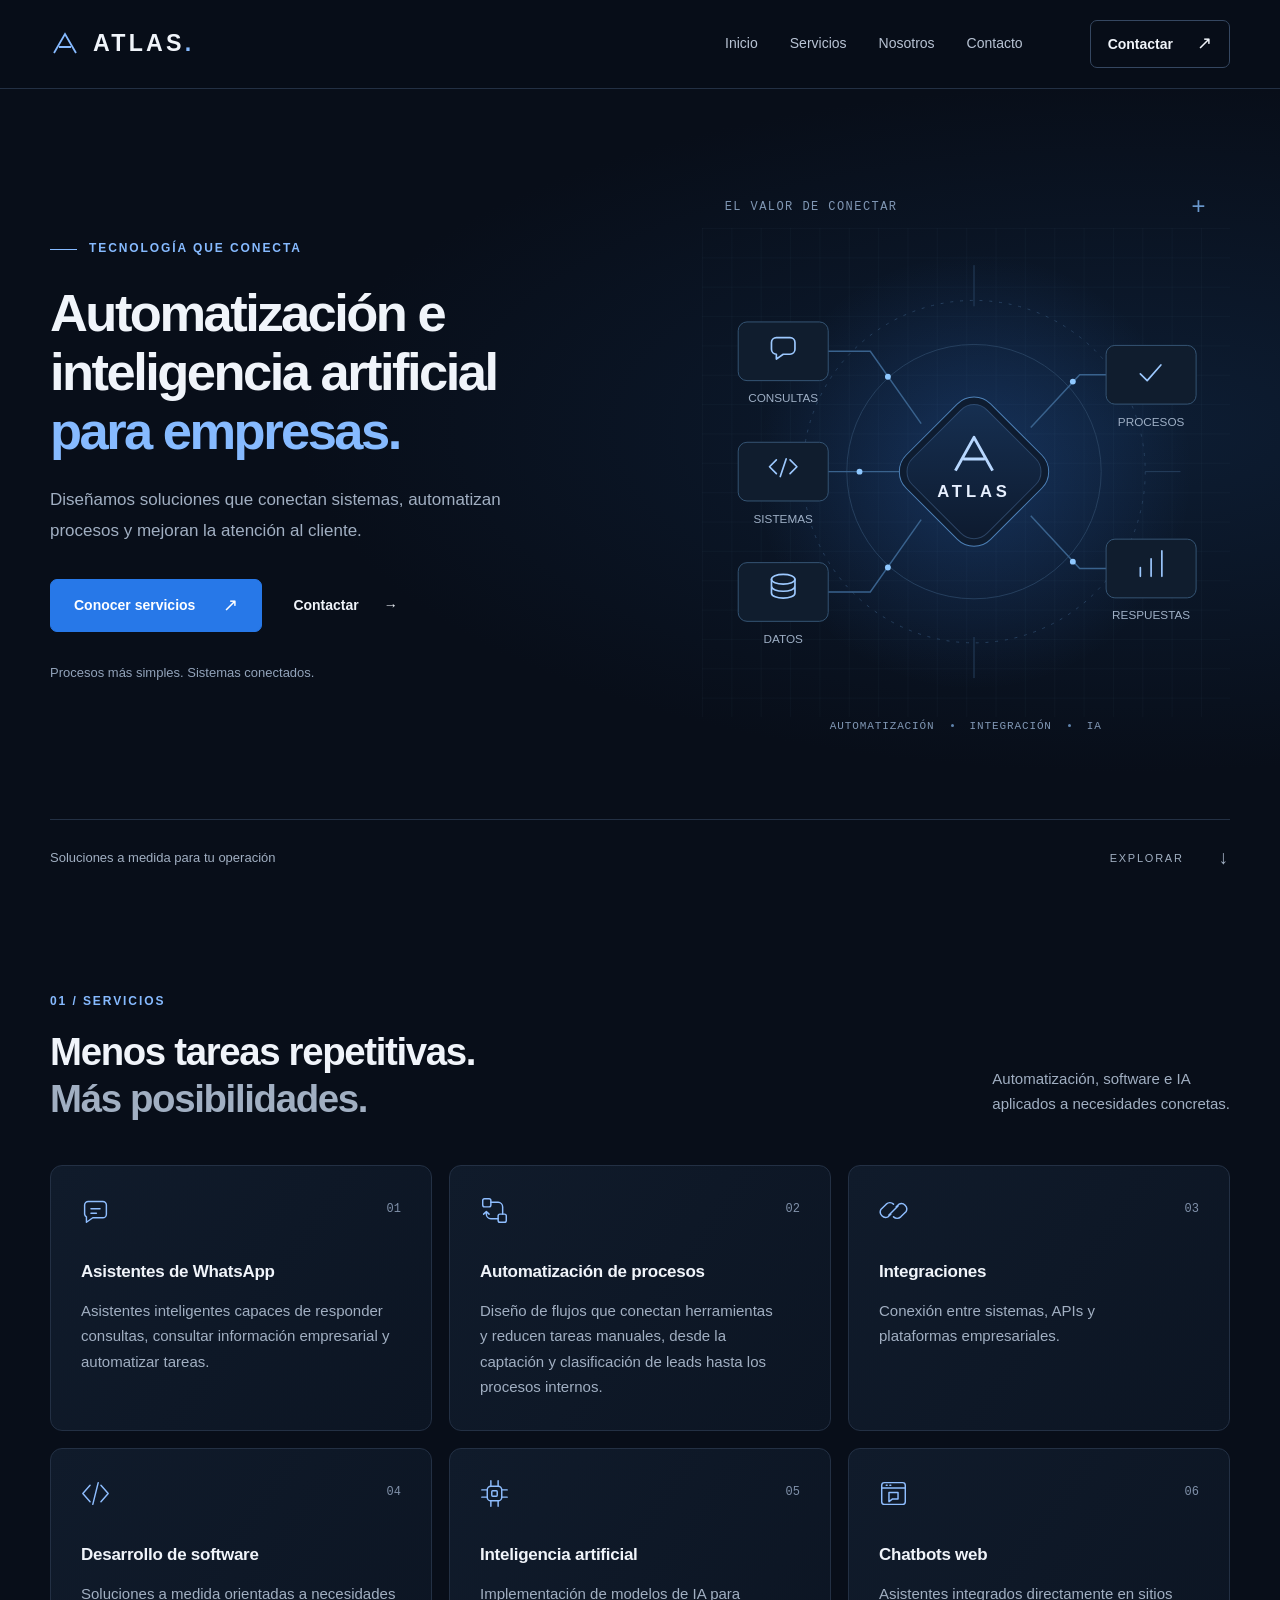
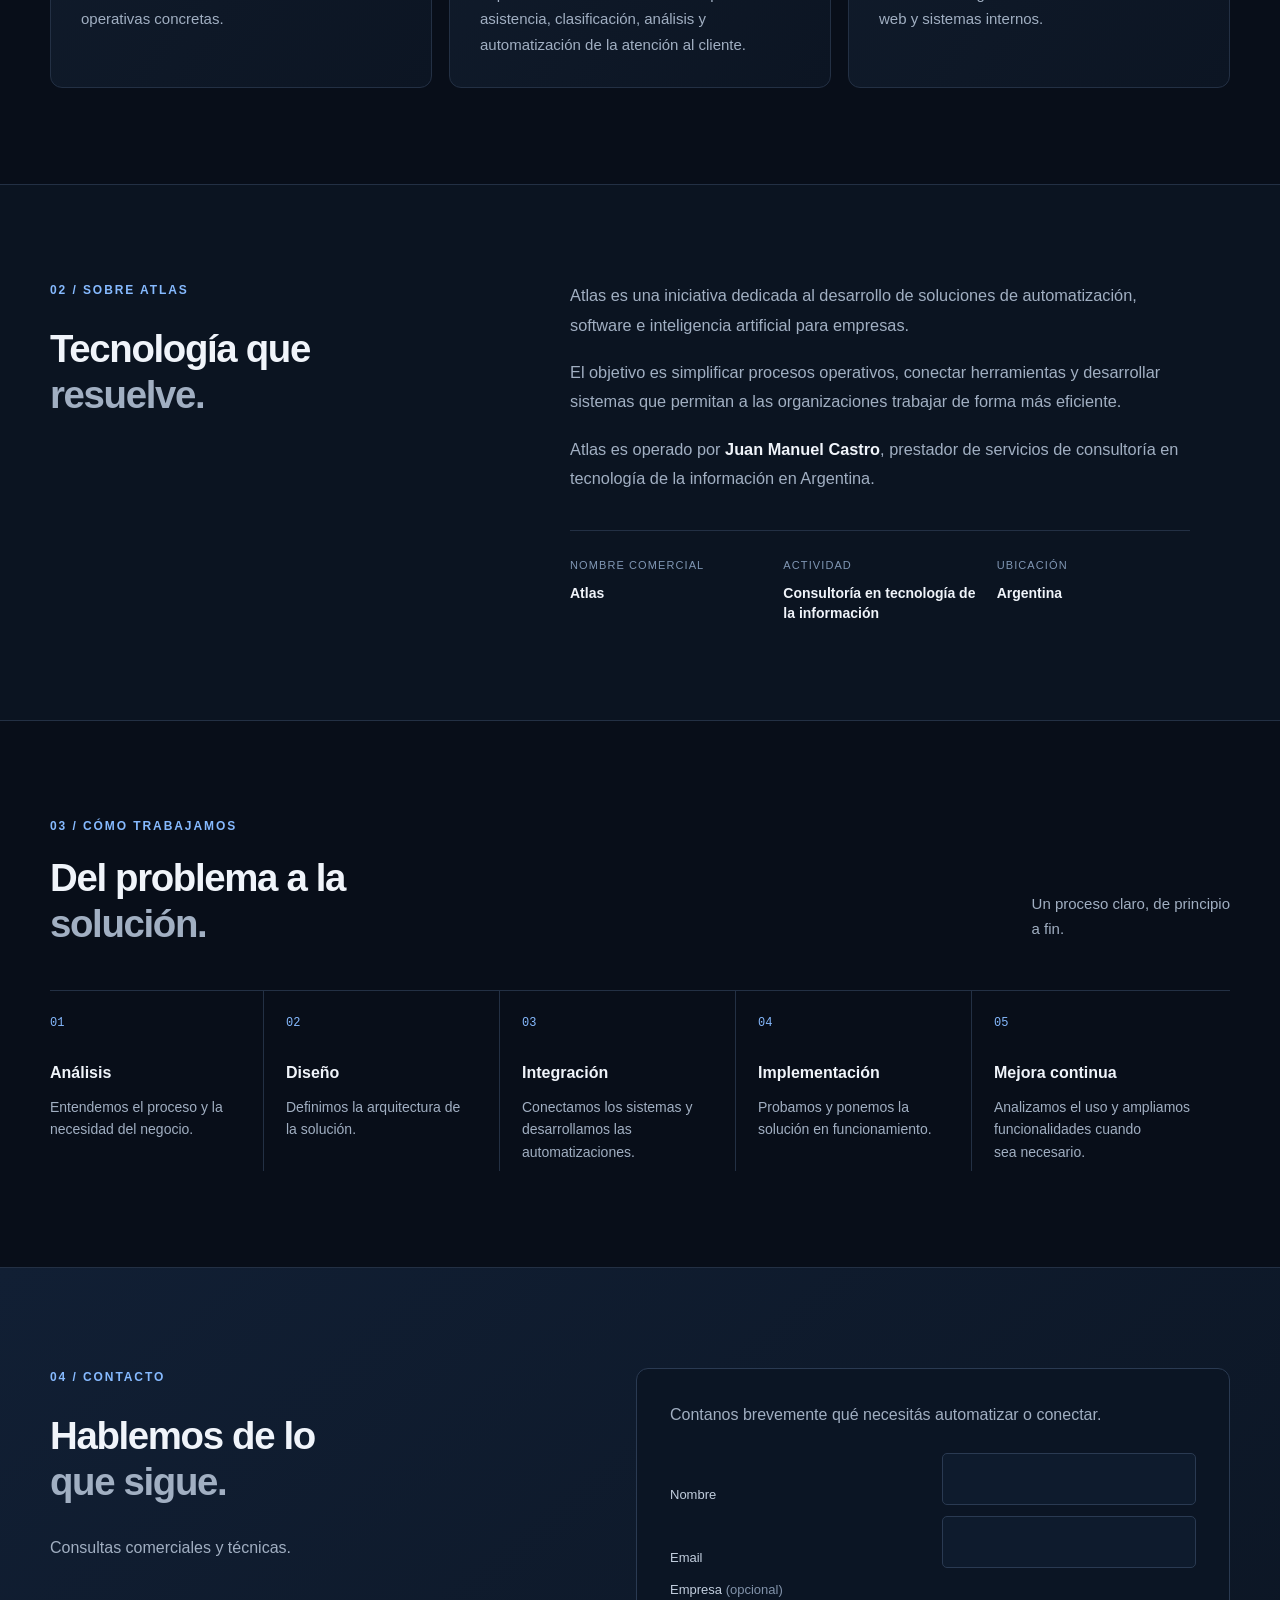
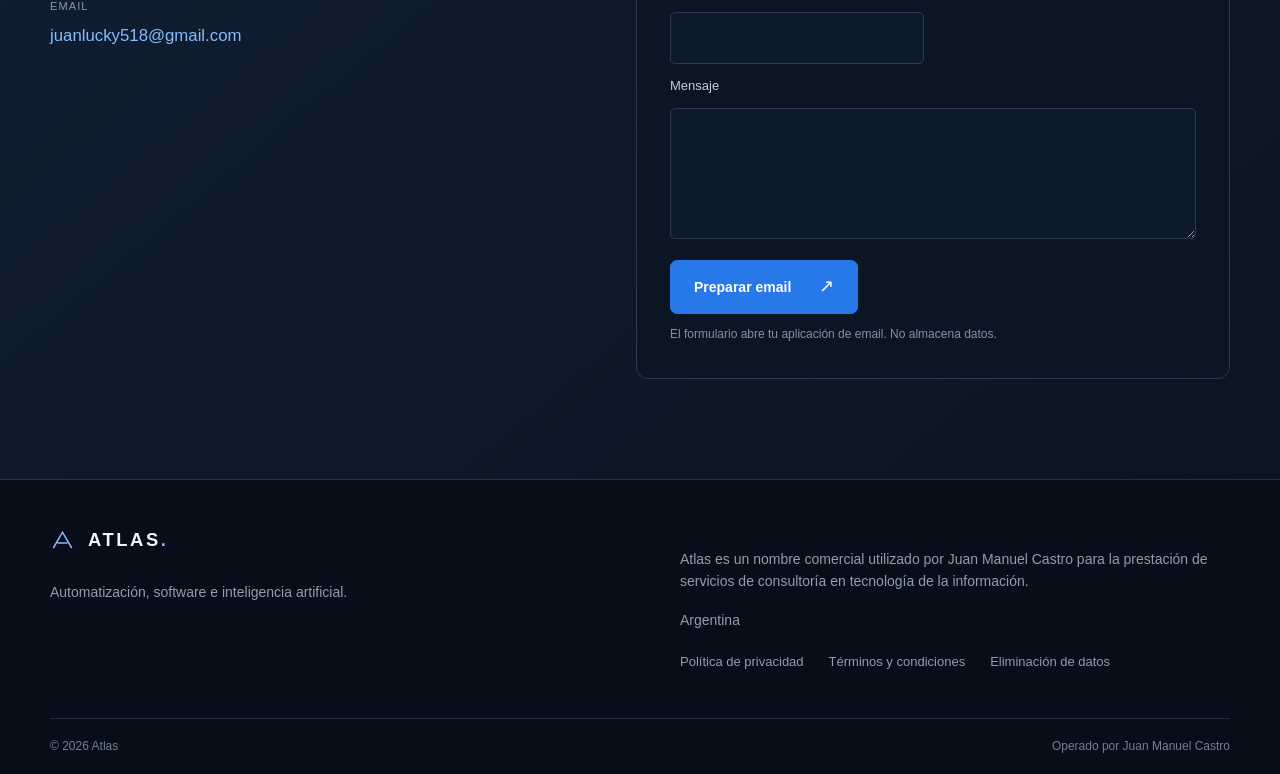
<file: index.html>
<!doctype html>
<html lang="es">
<head>
  <meta charset="utf-8">
  <meta name="viewport" content="width=device-width, initial-scale=1">
  <meta name="color-scheme" content="dark">
  <meta name="theme-color" content="#080e19">
  <title>Atlas | Automatización e Inteligencia Artificial</title>
  <meta name="description" content="Atlas desarrolla soluciones de automatización, inteligencia artificial, software e integración de sistemas para empresas.">
  <meta property="og:type" content="website">
  <meta property="og:locale" content="es_AR">
  <meta property="og:site_name" content="Atlas">
  <meta property="og:title" content="Atlas | Automatización e Inteligencia Artificial">
  <meta property="og:description" content="Atlas desarrolla soluciones de automatización, inteligencia artificial, software e integración de sistemas para empresas.">
  <link rel="icon" type="image/svg+xml" href="data:image/svg+xml,%3Csvg xmlns='http://www.w3.org/2000/svg' viewBox='0 0 32 32'%3E%3Crect width='32' height='32' rx='7' fill='%23080e19'/%3E%3Cpath d='M7 24 16 7l9 17M11 19h10' fill='none' stroke='%2378b7ff' stroke-width='3' stroke-linejoin='round'/%3E%3C/svg%3E">
  <link rel="stylesheet" href="styles.css">
  <script src="script.js" defer></script>
</head>
<body>
  <a class="skip-link" href="#contenido">Saltar al contenido</a>
  <header class="site-header">
    <div class="container header-inner">
      <a class="brand" href="#inicio" aria-label="Atlas, inicio"><svg viewBox="0 0 30 30" aria-hidden="true"><path d="m4 24 11-19 11 19M9 18h12"/></svg>ATLAS<span class="brand-period">.</span></a>
      <button class="menu-toggle" type="button" aria-expanded="false" aria-controls="menu-principal" aria-label="Abrir menú"><span></span><span></span></button>
      <nav id="menu-principal" class="main-nav" aria-label="Navegación principal">
        <a href="#inicio">Inicio</a><a href="#servicios">Servicios</a><a href="#nosotros">Nosotros</a><a href="#contacto">Contacto</a>
      </nav>
      <a class="button button-small header-cta" href="#contacto">Contactar <span aria-hidden="true">↗</span></a>
    </div>
  </header>
  <main id="contenido">
    <section id="inicio" class="hero section-anchor" aria-labelledby="hero-title">
      <div class="container hero-grid">
        <div class="hero-copy">
          <p class="eyebrow"><span class="short-line"></span> TECNOLOGÍA QUE CONECTA</p>
          <h1 id="hero-title">Automatización e inteligencia artificial <span>para empresas.</span></h1>
          <p class="hero-description">Diseñamos soluciones que conectan sistemas, automatizan procesos y mejoran la atención al cliente.</p>
          <div class="hero-actions"><a class="button button-primary" href="#servicios">Conocer servicios <span aria-hidden="true">↗</span></a><a class="text-link" href="#contacto">Contactar <span aria-hidden="true">→</span></a></div>
          <p class="hero-note">Procesos más simples. Sistemas conectados.</p>
        </div>
        <div class="system-visual" aria-hidden="true">
          <div class="visual-heading"><span>EL VALOR DE CONECTAR</span><span class="visual-cross">+</span></div>
          <svg class="system-map" viewBox="0 0 540 500" fill="none">
            <defs>
              <radialGradient id="core-glow"><stop stop-color="#3b8bff" stop-opacity=".22"/><stop offset="1" stop-color="#3b8bff" stop-opacity="0"/></radialGradient>
              <linearGradient id="core-face" x1="195" y1="170" x2="350" y2="325" gradientUnits="userSpaceOnUse"><stop stop-color="#19365c"/><stop offset="1" stop-color="#0b1526"/></linearGradient>
              <pattern id="map-grid" width="30" height="30" patternUnits="userSpaceOnUse"><path d="M30 0H0V30" stroke="#6a91bd" stroke-opacity=".075"/></pattern>
            </defs>
            <rect width="540" height="500" fill="url(#map-grid)"/>
            <circle cx="278" cy="249" r="223" fill="url(#core-glow)"/>
            <g stroke="#26405f"><circle cx="278" cy="249" r="175" stroke-dasharray="3 7"/><circle cx="278" cy="249" r="130"/><path d="M278 38v42m0 338v42M67 249h36m350 0h36"/></g>
            <g stroke="#39628d" stroke-width="1.5"><path d="M128 126h44l52 74M126 249h86M128 372h44l52-74M336 204l50-54h39M336 294l50 54h39"/></g>
            <g fill="#8fc8ff"><circle class="signal signal-one" cx="190" cy="152" r="3"/><circle class="signal signal-two" cx="161" cy="249" r="3"/><circle class="signal signal-three" cx="190" cy="347" r="3"/><circle cx="379" cy="157" r="3"/><circle cx="379" cy="341" r="3"/></g>
            <rect x="217" y="188" width="122" height="122" rx="24" transform="rotate(45 278 249)" fill="#0e1c30" stroke="#4d80b7"/>
            <rect x="224" y="195" width="108" height="108" rx="19" transform="rotate(45 278 249)" fill="url(#core-face)" stroke="#84bcff" stroke-opacity=".25"/>
            <path d="m259 248 19-34 19 34m-30-12h22" stroke="#b7d7ff" stroke-width="3" stroke-linejoin="round"/>
            <text x="278" y="275" text-anchor="middle" fill="#e7f0ff" font-size="17" font-family="Arial, sans-serif" font-weight="700" letter-spacing="4">ATLAS</text>
            <g stroke="#365575" fill="#101d2e"><rect x="37" y="96" width="92" height="60" rx="9"/><rect x="37" y="219" width="92" height="60" rx="9"/><rect x="37" y="342" width="92" height="60" rx="9"/><rect x="413" y="120" width="92" height="60" rx="9"/><rect x="413" y="318" width="92" height="60" rx="9"/></g>
            <g stroke="#9dc9ff" stroke-width="1.7" stroke-linecap="round" stroke-linejoin="round"><path d="M76 112h14a5 5 0 0 1 5 5v7a5 5 0 0 1-5 5h-7l-7 5v-5a5 5 0 0 1-5-5v-7a5 5 0 0 1 5-5Z"/><path d="m76 237-7 7 7 7m14-14 7 7-7 7m-4-15-6 18"/><ellipse cx="83" cy="359" rx="12" ry="5"/><path d="M71 359v14c0 7 24 7 24 0v-14m-24 7c0 7 24 7 24 0"/><path d="m448 149 7 7 14-16"/><path d="M448 356v-9m11 9v-18m11 18v-26"/></g>
            <g fill="#9eafc5" font-size="12" font-family="Arial, sans-serif" text-anchor="middle"><text x="83" y="178">CONSULTAS</text><text x="83" y="301">SISTEMAS</text><text x="83" y="424">DATOS</text><text x="459" y="202">PROCESOS</text><text x="459" y="400">RESPUESTAS</text></g>
          </svg>
          <div class="visual-footer"><span>AUTOMATIZACIÓN</span><span class="visual-divider"></span><span>INTEGRACIÓN</span><span class="visual-divider"></span><span>IA</span></div>
        </div>
      </div>
      <div class="container hero-bottom"><span>Soluciones a medida para tu operación</span><a href="#servicios" aria-label="Explorar servicios">EXPLORAR <span aria-hidden="true">↓</span></a></div>
    </section>

    <section id="servicios" class="section section-anchor" aria-labelledby="services-title">
      <div class="container">
        <div class="section-heading"><div><p class="eyebrow">01 / SERVICIOS</p><h2 id="services-title">Menos tareas repetitivas.<br><span>Más posibilidades.</span></h2></div><p>Automatización, software e IA<br>aplicados a necesidades concretas.</p></div>
        <div class="services-grid">
          <article class="service-card"><div class="card-top"><svg viewBox="0 0 32 32" aria-hidden="true"><path d="M8 6h16a4 4 0 0 1 4 4v10a4 4 0 0 1-4 4H13l-7 5v-6a4 4 0 0 1-2-3V10a4 4 0 0 1 4-4Z"/><path d="M11 14h10m-10 5h6"/></svg><span>01</span></div><h3>Asistentes de WhatsApp</h3><p>Asistentes inteligentes capaces de responder consultas, consultar información empresarial y automatizar tareas.</p></article>
          <article class="service-card"><div class="card-top"><svg viewBox="0 0 32 32" aria-hidden="true"><rect x="3" y="3" width="9" height="9" rx="2"/><rect x="20" y="20" width="9" height="9" rx="2"/><path d="M12 7h8a5 5 0 0 1 5 5v8M20 25h-8a5 5 0 0 1-5-5v-3m-3 3 3-3 3 3"/></svg><span>02</span></div><h3>Automatización de procesos</h3><p>Diseño de flujos que conectan herramientas y reducen tareas manuales, desde la captación y clasificación de leads hasta los procesos internos.</p></article>
          <article class="service-card"><div class="card-top"><svg viewBox="0 0 32 32" aria-hidden="true"><path d="m13 20-3 3a6 6 0 0 1-8-8l6-6a6 6 0 0 1 8 0m0 14a6 6 0 0 0 8 0l6-6a6 6 0 0 0-8-8l-3 3M11 21l10-10"/></svg><span>03</span></div><h3>Integraciones</h3><p>Conexión entre sistemas, APIs y plataformas empresariales.</p></article>
          <article class="service-card"><div class="card-top"><svg viewBox="0 0 32 32" aria-hidden="true"><path d="m10 7-8 9 8 9m12-18 8 9-8 9M19 4l-6 24"/></svg><span>04</span></div><h3>Desarrollo de software</h3><p>Soluciones a medida orientadas a necesidades operativas concretas.</p></article>
          <article class="service-card"><div class="card-top"><svg viewBox="0 0 32 32" aria-hidden="true"><rect x="8" y="8" width="16" height="16" rx="4"/><path d="M12 2v6m8-6v6m-8 16v6m8-6v6M2 12h6m-6 8h6m16-8h6m-6 8h6"/><rect x="13" y="13" width="6" height="6" rx="1"/></svg><span>05</span></div><h3>Inteligencia artificial</h3><p>Implementación de modelos de IA para asistencia, clasificación, análisis y automatización de la atención al cliente.</p></article>
          <article class="service-card"><div class="card-top"><svg viewBox="0 0 32 32" aria-hidden="true"><rect x="3" y="4" width="26" height="24" rx="3"/><path d="M3 10h26M8 7h1m3 0h1M11 15h10v7h-6l-4 3Z"/></svg><span>06</span></div><h3>Chatbots web</h3><p>Asistentes integrados directamente en sitios web y sistemas internos.</p></article>
        </div>
      </div>
    </section>
    <section id="nosotros" class="section about-section section-anchor" aria-labelledby="about-title"><div class="container about-grid"><div><p class="eyebrow">02 / SOBRE ATLAS</p><h2 id="about-title">Tecnología que<br><span>resuelve.</span></h2></div><div class="about-copy"><p>Atlas es una iniciativa dedicada al desarrollo de soluciones de automatización, software e inteligencia artificial para empresas.</p><p>El objetivo es simplificar procesos operativos, conectar herramientas y desarrollar sistemas que permitan a las organizaciones trabajar de forma más eficiente.</p><p>Atlas es operado por <strong>Juan Manuel Castro</strong>, prestador de servicios de consultoría en tecnología de la información en Argentina.</p><div class="legal-facts"><div><span>Nombre comercial</span><strong>Atlas</strong></div><div><span>Actividad</span><strong>Consultoría en tecnología de la información</strong></div><div><span>Ubicación</span><strong>Argentina</strong></div></div></div></div></section>
    <section class="process-section section" aria-labelledby="process-title"><div class="container"><div class="section-heading"><div><p class="eyebrow">03 / CÓMO TRABAJAMOS</p><h2 id="process-title">Del problema a la<br><span>solución.</span></h2></div><p>Un proceso claro, de principio<br>a fin.</p></div><ol class="process-list"><li><span>01</span><h3>Análisis</h3><p>Entendemos el proceso y la necesidad del negocio.</p></li><li><span>02</span><h3>Diseño</h3><p>Definimos la arquitectura de la solución.</p></li><li><span>03</span><h3>Integración</h3><p>Conectamos los sistemas y desarrollamos las automatizaciones.</p></li><li><span>04</span><h3>Implementación</h3><p>Probamos y ponemos la solución en funcionamiento.</p></li><li><span>05</span><h3>Mejora continua</h3><p>Analizamos el uso y ampliamos funcionalidades cuando sea necesario.</p></li></ol></div></section>
    <section id="contacto" class="contact-section section-anchor" aria-labelledby="contact-title"><div class="container contact-grid"><div><p class="eyebrow">04 / CONTACTO</p><h2 id="contact-title">Hablemos de lo<br><span>que sigue.</span></h2><p class="contact-intro">Consultas comerciales y técnicas.</p><div class="contact-email"><span>Email</span><a data-contact-email class="email-link" href="mailto:juanlucky518@gmail.com">juanlucky518@gmail.com</a></div></div><div class="contact-card"><p class="form-intro">Contanos brevemente qué necesitás automatizar o conectar.</p><form id="contact-form"><label for="name">Nombre</label><input id="name" name="name" type="text" autocomplete="name" required><label for="email">Email</label><input id="email" name="email" type="email" autocomplete="email" required><label for="company">Empresa <span>(opcional)</span></label><input id="company" name="company" type="text" autocomplete="organization"><label for="message">Mensaje</label><textarea id="message" name="message" rows="4" required></textarea><button class="button button-primary" type="submit">Preparar email <span aria-hidden="true">↗</span></button><p id="form-status" class="form-status" role="status" aria-live="polite">El formulario abre tu aplicación de email. No almacena datos.</p></form></div></div></section>
  </main>
  <footer class="site-footer"><div class="container footer-grid"><div><a class="brand" href="#inicio"><svg viewBox="0 0 30 30" aria-hidden="true"><path d="m4 24 11-19 11 19M9 18h12"/></svg>ATLAS<span class="brand-period">.</span></a><p>Automatización, software e inteligencia artificial.</p></div><div class="footer-legal"><p>Atlas es un nombre comercial utilizado por Juan Manuel Castro para la prestación de servicios de consultoría en tecnología de la información.</p><p>Argentina</p><div><a href="privacy.html">Política de privacidad</a><a href="terms.html">Términos y condiciones</a><a href="data-deletion.html">Eliminación de datos</a></div></div></div><div class="container footer-bottom"><span>© <span id="copyright-year"></span> Atlas</span><span>Operado por Juan Manuel Castro</span></div></footer>
</body>
</html>
</file>
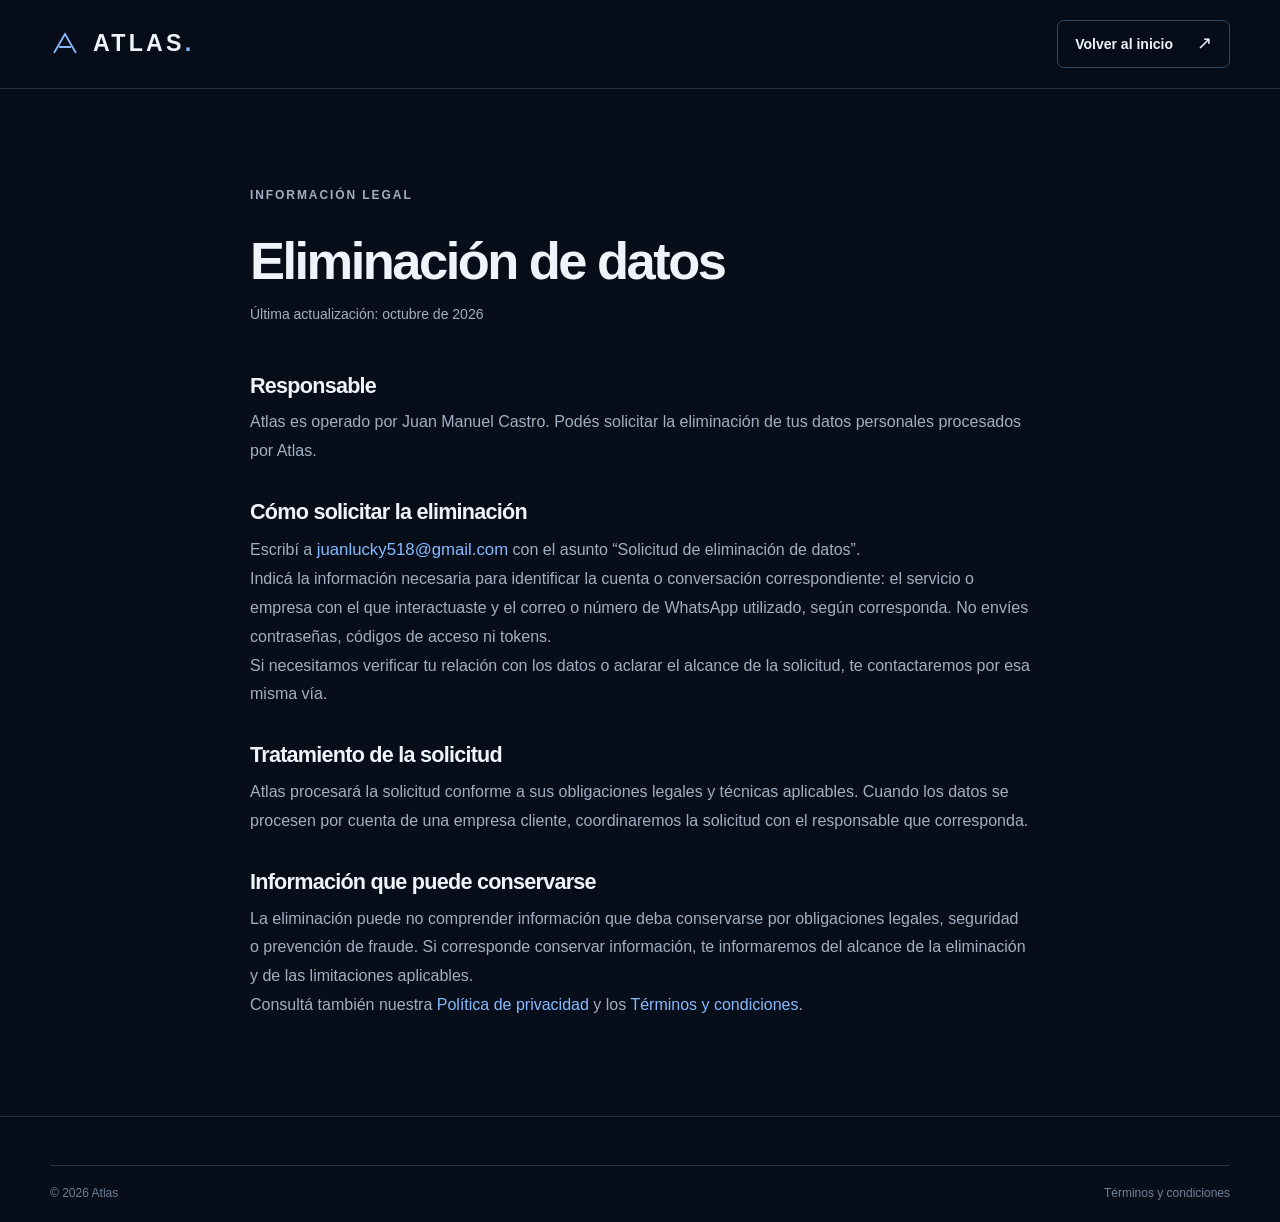
<file: data-deletion.html>
<!doctype html><html lang="es"><head><meta charset="utf-8"><meta name="viewport" content="width=device-width, initial-scale=1"><title>Eliminación de datos | Atlas</title><meta name="description" content="Cómo solicitar la eliminación de datos personales procesados por Atlas, operado por Juan Manuel Castro."><link rel="stylesheet" href="styles.css"></head><body><header class="site-header"><div class="container header-inner"><a class="brand" href="index.html"><svg viewBox="0 0 30 30" aria-hidden="true"><path d="m4 24 11-19 11 19M9 18h12"/></svg>ATLAS<span class="brand-period">.</span></a><a class="button button-small" href="index.html">Volver al inicio <span aria-hidden="true">↗</span></a></div></header><main class="legal-page section"><div class="container legal-content"><p class="eyebrow">INFORMACIÓN LEGAL</p><h1>Eliminación de datos</h1>
<p class="legal-updated">Última actualización: octubre de 2026</p>
<h2>Responsable</h2>
<p>Atlas es operado por Juan Manuel Castro. Podés solicitar la eliminación de tus datos personales procesados por Atlas.</p>
<h2>Cómo solicitar la eliminación</h2>
<p>Escribí a <a class="email-link" href="mailto:juanlucky518@gmail.com">juanlucky518@gmail.com</a> con el asunto “Solicitud de eliminación de datos”.</p>
<p>Indicá la información necesaria para identificar la cuenta o conversación correspondiente: el servicio o empresa con el que interactuaste y el correo o número de WhatsApp utilizado, según corresponda. No envíes contraseñas, códigos de acceso ni tokens.</p>
<p>Si necesitamos verificar tu relación con los datos o aclarar el alcance de la solicitud, te contactaremos por esa misma vía.</p>
<h2>Tratamiento de la solicitud</h2>
<p>Atlas procesará la solicitud conforme a sus obligaciones legales y técnicas aplicables. Cuando los datos se procesen por cuenta de una empresa cliente, coordinaremos la solicitud con el responsable que corresponda.</p>
<h2>Información que puede conservarse</h2>
<p>La eliminación puede no comprender información que deba conservarse por obligaciones legales, seguridad o prevención de fraude. Si corresponde conservar información, te informaremos del alcance de la eliminación y de las limitaciones aplicables.</p>
<p>Consultá también nuestra <a href="privacy.html">Política de privacidad</a> y los <a href="terms.html">Términos y condiciones</a>.</p>
</div></main><footer class="site-footer"><div class="container footer-bottom"><span>© <span id="copyright-year"></span> Atlas</span><a href="terms.html">Términos y condiciones</a></div></footer><script>document.querySelector('#copyright-year').textContent=new Date().getFullYear();</script></body></html>
</file>
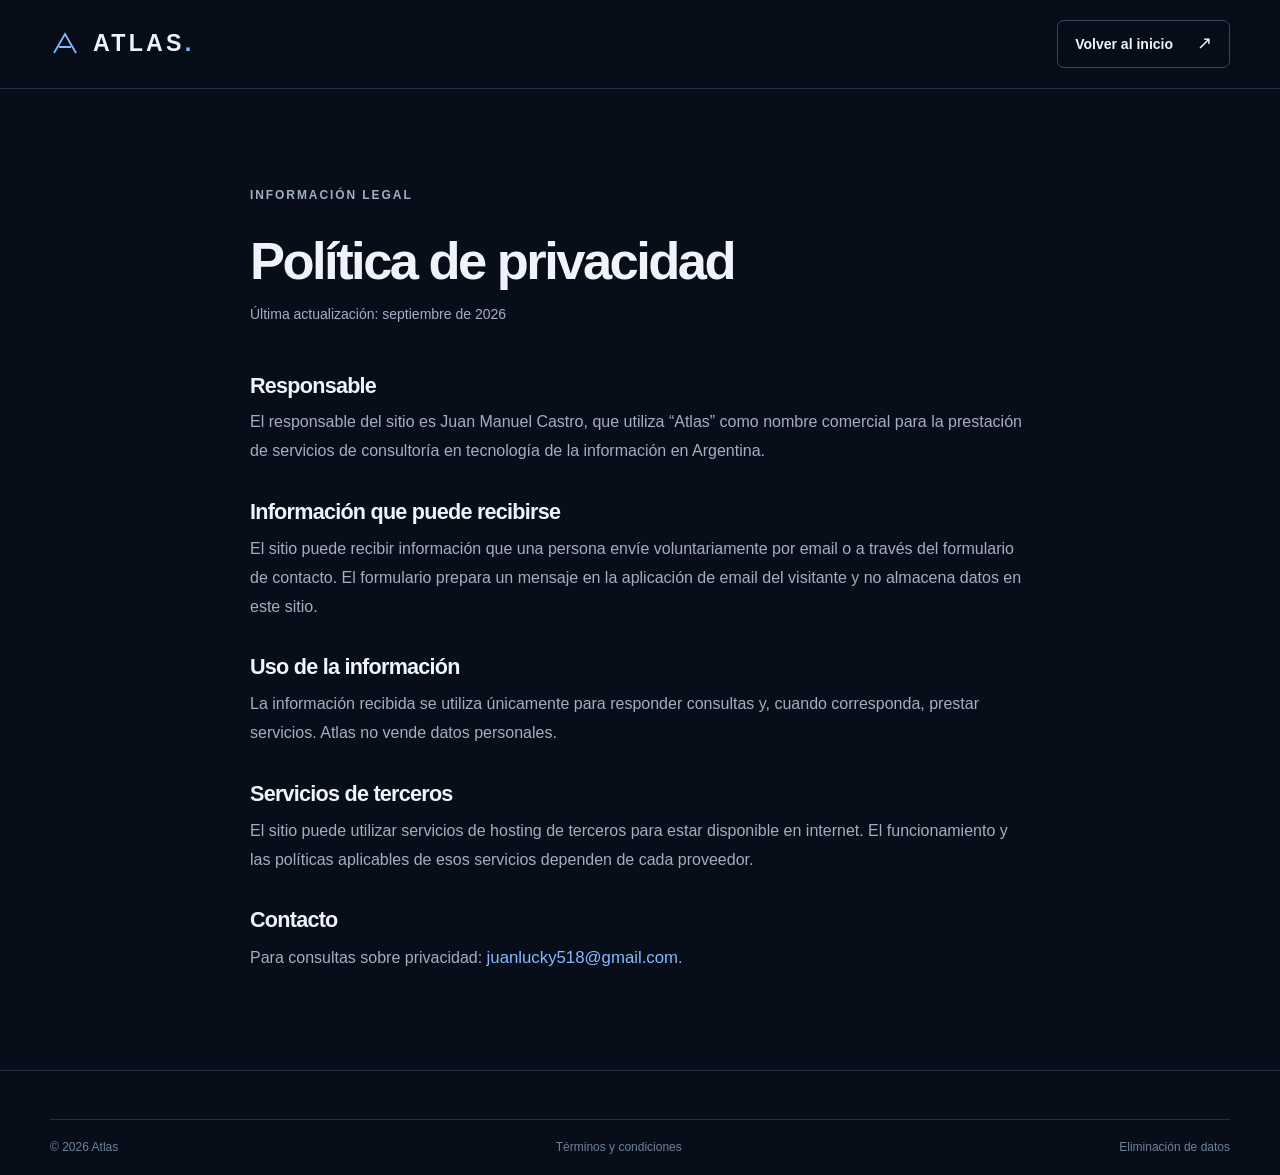
<file: privacy.html>
<!doctype html><html lang="es"><head><meta charset="utf-8"><meta name="viewport" content="width=device-width, initial-scale=1"><title>Política de privacidad | Atlas</title><meta name="description" content="Política de privacidad de Atlas."><link rel="stylesheet" href="styles.css"></head><body><header class="site-header"><div class="container header-inner"><a class="brand" href="index.html"><svg viewBox="0 0 30 30" aria-hidden="true"><path d="m4 24 11-19 11 19M9 18h12"/></svg>ATLAS<span class="brand-period">.</span></a><a class="button button-small" href="index.html">Volver al inicio <span aria-hidden="true">↗</span></a></div></header><main class="legal-page section"><div class="container legal-content"><p class="eyebrow">INFORMACIÓN LEGAL</p><h1>Política de privacidad</h1><p class="legal-updated">Última actualización: septiembre de 2026</p><h2>Responsable</h2><p>El responsable del sitio es Juan Manuel Castro, que utiliza “Atlas” como nombre comercial para la prestación de servicios de consultoría en tecnología de la información en Argentina.</p><h2>Información que puede recibirse</h2><p>El sitio puede recibir información que una persona envíe voluntariamente por email o a través del formulario de contacto. El formulario prepara un mensaje en la aplicación de email del visitante y no almacena datos en este sitio.</p><h2>Uso de la información</h2><p>La información recibida se utiliza únicamente para responder consultas y, cuando corresponda, prestar servicios. Atlas no vende datos personales.</p><h2>Servicios de terceros</h2><p>El sitio puede utilizar servicios de hosting de terceros para estar disponible en internet. El funcionamiento y las políticas aplicables de esos servicios dependen de cada proveedor.</p><h2>Contacto</h2><p>Para consultas sobre privacidad: <a class="email-link" href="mailto:juanlucky518@gmail.com">juanlucky518@gmail.com</a>.</p></div></main><footer class="site-footer"><div class="container footer-bottom"><span>© <span id="copyright-year"></span> Atlas</span><a href="terms.html">Términos y condiciones</a><a href="data-deletion.html">Eliminación de datos</a></div></footer><script>document.querySelector('#copyright-year').textContent=new Date().getFullYear();</script></body></html>
</file>
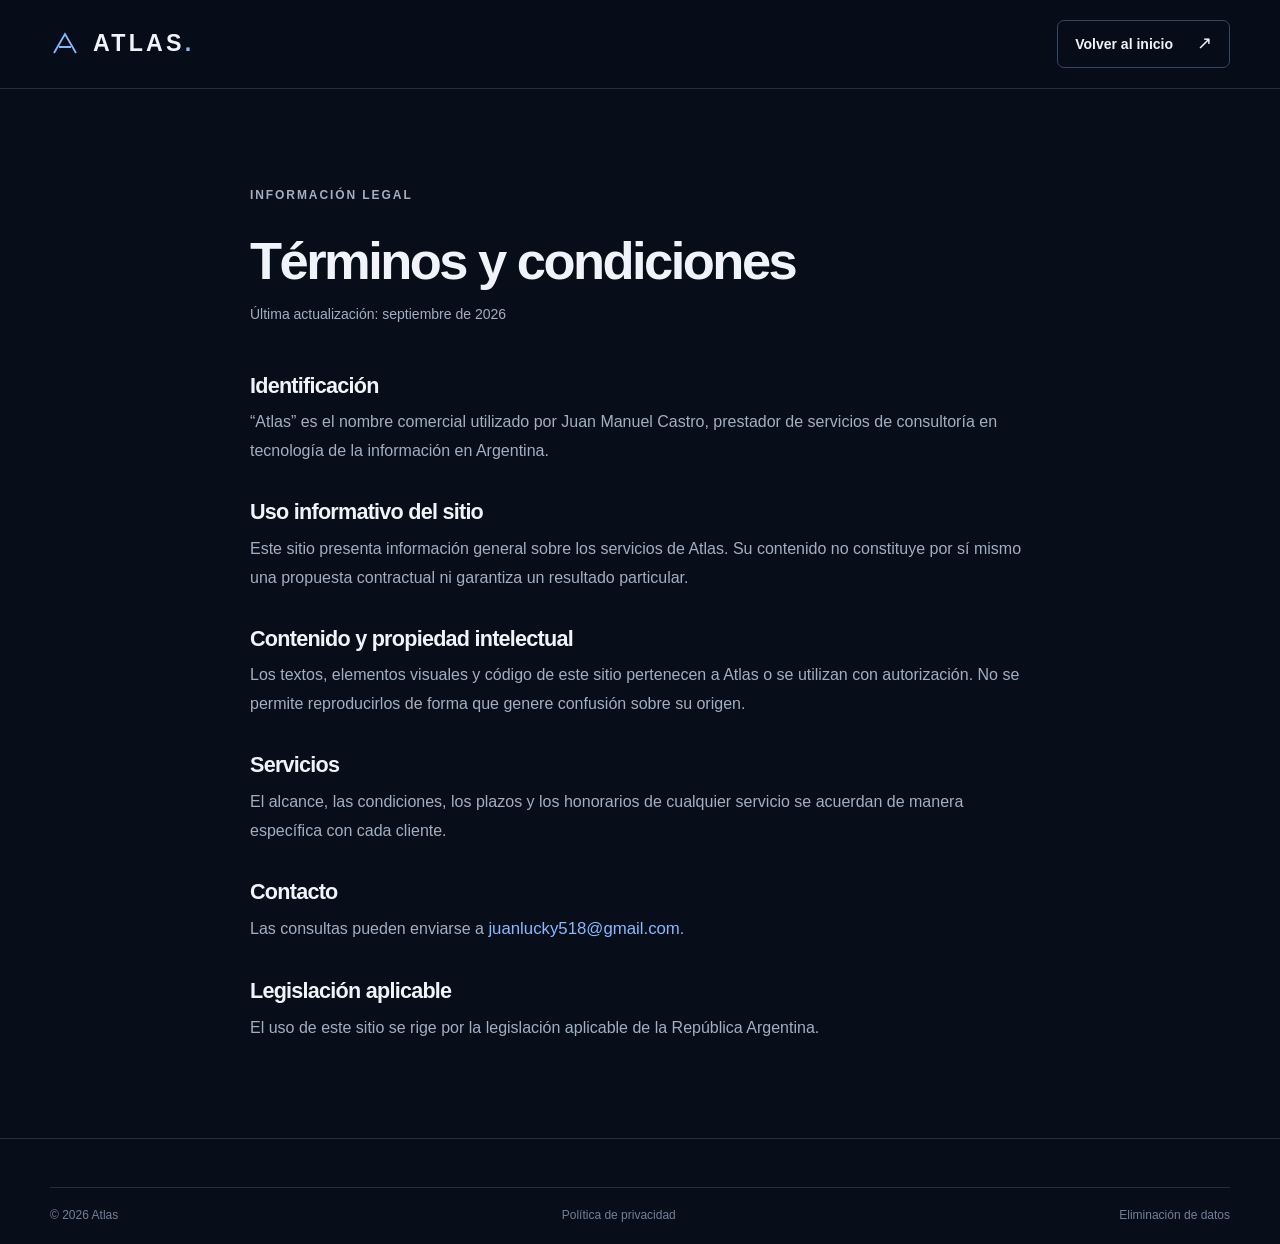
<file: terms.html>
<!doctype html><html lang="es"><head><meta charset="utf-8"><meta name="viewport" content="width=device-width, initial-scale=1"><title>Términos y condiciones | Atlas</title><meta name="description" content="Términos y condiciones de uso del sitio Atlas."><link rel="stylesheet" href="styles.css"></head><body><header class="site-header"><div class="container header-inner"><a class="brand" href="index.html"><svg viewBox="0 0 30 30" aria-hidden="true"><path d="m4 24 11-19 11 19M9 18h12"/></svg>ATLAS<span class="brand-period">.</span></a><a class="button button-small" href="index.html">Volver al inicio <span aria-hidden="true">↗</span></a></div></header><main class="legal-page section"><div class="container legal-content"><p class="eyebrow">INFORMACIÓN LEGAL</p><h1>Términos y condiciones</h1><p class="legal-updated">Última actualización: septiembre de 2026</p><h2>Identificación</h2><p>“Atlas” es el nombre comercial utilizado por Juan Manuel Castro, prestador de servicios de consultoría en tecnología de la información en Argentina.</p><h2>Uso informativo del sitio</h2><p>Este sitio presenta información general sobre los servicios de Atlas. Su contenido no constituye por sí mismo una propuesta contractual ni garantiza un resultado particular.</p><h2>Contenido y propiedad intelectual</h2><p>Los textos, elementos visuales y código de este sitio pertenecen a Atlas o se utilizan con autorización. No se permite reproducirlos de forma que genere confusión sobre su origen.</p><h2>Servicios</h2><p>El alcance, las condiciones, los plazos y los honorarios de cualquier servicio se acuerdan de manera específica con cada cliente.</p><h2>Contacto</h2><p>Las consultas pueden enviarse a <a class="email-link" href="mailto:juanlucky518@gmail.com">juanlucky518@gmail.com</a>.</p><h2>Legislación aplicable</h2><p>El uso de este sitio se rige por la legislación aplicable de la República Argentina.</p></div></main><footer class="site-footer"><div class="container footer-bottom"><span>© <span id="copyright-year"></span> Atlas</span><a href="privacy.html">Política de privacidad</a><a href="data-deletion.html">Eliminación de datos</a></div></footer><script>document.querySelector('#copyright-year').textContent=new Date().getFullYear();</script></body></html>
</file>
<file: styles.css>
:root{color-scheme:dark;--bg:#080e19;--surface:#0d1625;--surface-raised:#111e30;--text:#f0f4fa;--muted:#a1afc2;--accent:#86baff;--line:#233044;--blue:#2778e8;--radius:12px;--content:1180px;font-family:Inter,"Segoe UI",Arial,sans-serif;font-synthesis:none}
*{box-sizing:border-box}html{scroll-behavior:smooth;scroll-padding-top:105px}body{margin:0;background:var(--bg);color:var(--text);font-size:1rem;line-height:1.65}a{color:inherit;text-decoration:none}button,input,textarea{font:inherit}button,a,input,textarea{-webkit-tap-highlight-color:transparent}button{cursor:pointer}svg{display:block}::selection{background:#2b5790;color:white}h1,h2,h3,p{margin:0}h1,h2,h3{text-wrap:balance}p{text-wrap:pretty}a,button,input,textarea{touch-action:manipulation}:focus-visible{outline:3px solid #a8ceff;outline-offset:5px}.container{width:min(var(--content),calc(100% - 80px));margin-inline:auto}.skip-link{position:fixed;top:10px;left:16px;z-index:100;padding:12px 20px;background:white;color:#080e19;transform:translateY(-160%);border-radius:5px}.skip-link:focus{transform:translateY(0)}.section-anchor{scroll-margin-top:25px}.site-header{position:sticky;top:0;z-index:20;background:rgba(8,14,25,.95);border-bottom:1px solid var(--line);backdrop-filter:blur(16px)}.header-inner{min-height:88px;display:flex;align-items:center;justify-content:space-between;gap:25px}.brand{display:inline-flex;align-items:center;font-size:1.45rem;font-weight:750;letter-spacing:.14em;line-height:1;flex-shrink:0}.brand svg{width:30px;height:30px;margin-right:13px;fill:none;stroke:var(--accent);stroke-width:1.8}.brand-period{color:var(--accent);letter-spacing:0}.main-nav{display:flex;gap:32px;margin-left:auto;margin-right:42px}.main-nav a{font-size:.875rem;color:#b8c3d4;padding-block:12px;transition:color .18s}.main-nav a:hover{color:white}.button{display:inline-flex;justify-content:center;align-items:center;gap:28px;min-height:52px;padding:13px 23px;font-size:.875rem;font-weight:650;line-height:1.45;border:1px solid #354761;border-radius:7px;background:transparent;transition:background .18s,border-color .18s,transform .18s}.button:hover{background:#152239;border-color:#7894b7}.button-small{min-height:42px;padding:10px 17px;gap:24px}.button-primary{background:var(--blue);border-color:var(--blue);color:#fff}.button-primary:hover{background:#195fc0;border-color:#4a91f5;transform:translateY(-2px)}.button span{font-size:1.1rem}.text-link{display:inline-flex;align-items:center;gap:25px;font-size:.875rem;font-weight:550;min-height:48px}.text-link:hover{color:var(--accent)}.menu-toggle{display:none}.hero{overflow:hidden;background:radial-gradient(ellipse at 88% 42%,#0d1d33 0,transparent 52%)}.hero-grid{display:grid;grid-template-columns:1.15fr 1fr;gap:44px;align-items:center;padding-block:85px 70px}.eyebrow{font-size:.75rem;letter-spacing:.16em;font-weight:650;color:var(--accent);display:flex;align-items:center;gap:12px;margin-bottom:25px}.short-line{height:1px;width:27px;background:var(--accent)}h1{font-size:clamp(2.7rem,4.1vw,3.6rem);font-weight:650;letter-spacing:-.048em;line-height:1.12;max-width:630px}h1 span{display:block;color:var(--accent)}.hero-description{color:var(--muted);font-size:1.0625rem;line-height:1.8;max-width:465px;margin-top:25px}.hero-actions{display:flex;gap:31px;align-items:center;margin-top:32px}.hero-note{font-size:.8125rem;color:#92a3ba;margin-top:30px}.system-visual{min-width:0;position:relative;padding:14px 0}.visual-heading,.visual-footer{display:flex;align-items:center;justify-content:space-between;font-family:Consolas,"Courier New",monospace;color:#8097b4;font-size:.75rem;letter-spacing:.12em}.visual-heading{padding-inline:23px}.visual-cross{font-size:1.5rem;color:#6997cc;font-weight:300}.system-map{width:100%;height:auto}.visual-footer{justify-content:center;gap:16px;font-size:.6875rem;letter-spacing:.08em}.visual-divider{height:3px;width:3px;background:#6084ad;border-radius:50%}.signal{animation:signal 4s ease-in-out infinite}.signal-two{animation-delay:1s}.signal-three{animation-delay:2s}@keyframes signal{0%,100%{opacity:.35}50%{opacity:1}}.hero-bottom{border-top:1px solid var(--line);display:flex;align-items:center;justify-content:space-between;padding-block:22px;font-size:.8125rem;color:#a1afc2}.hero-bottom a{font-size:.6875rem;letter-spacing:.16em;display:flex;gap:35px;align-items:center}.hero-bottom a span{font-size:1.2rem}.section{padding-block:96px}.section-heading{display:flex;justify-content:space-between;align-items:flex-end;gap:35px;margin-bottom:43px}.section-heading .eyebrow{margin-bottom:18px}h2{font-size:clamp(2rem,3vw,2.55rem);line-height:1.2;font-weight:550;letter-spacing:-.035em}h2 span{color:var(--muted)}.section-heading>p{color:var(--muted);font-size:.9375rem;padding-bottom:5px}.services-grid{display:grid;grid-template-columns:repeat(3,1fr);gap:17px}.service-card{background:linear-gradient(125deg,#101b2b,#0c1523);border:1px solid var(--line);border-radius:var(--radius);padding:30px;transition:border-color .2s,background .2s}.service-card:hover{border-color:#476585;background:#111e30}.card-top{display:flex;align-items:center;justify-content:space-between;margin-bottom:33px}.card-top svg{width:29px;height:29px;fill:none;stroke:#8fbeff;stroke-width:1.6;stroke-linecap:round;stroke-linejoin:round}.card-top span{font-family:Consolas,monospace;font-size:.75rem;color:#8091aa}.service-card h3{font-size:1.0625rem;letter-spacing:-.015em;font-weight:600;margin-bottom:12px}.service-card p{font-size:.9375rem;line-height:1.7;color:var(--muted)}
@media(min-width:1450px){.hero-grid{padding-block:110px 95px}}@media(max-width:1050px){.container{width:calc(100% - 56px)}.hero-grid{gap:20px;padding-block:65px}.main-nav{margin-right:10px;gap:23px}.hero-actions{gap:23px}.service-card{padding:25px}.visual-footer{gap:10px;font-size:.625rem}}
@media(max-width:760px){.container{width:calc(100% - 40px)}.header-inner{min-height:75px;flex-wrap:wrap;gap:0}.brand{font-size:1.25rem}.brand svg{width:26px;margin-right:9px}.header-cta{display:none}.main-nav{width:100%;justify-content:space-between;order:3;margin:0;padding:8px 0 15px;gap:12px}.main-nav a{font-size:.875rem}.js .menu-toggle{display:flex;flex-direction:column;align-items:center;justify-content:center;gap:6px;width:44px;height:44px;border:1px solid var(--line);border-radius:6px;background:var(--surface)}.menu-toggle span{display:block;background:var(--text);width:19px;height:1px;transition:transform .2s}.menu-toggle[aria-expanded=true] span:first-child{transform:translateY(3.5px) rotate(45deg)}.menu-toggle[aria-expanded=true] span:last-child{transform:translateY(-3.5px) rotate(-45deg)}.js .main-nav:not(.is-open){display:none}.hero-grid{grid-template-columns:1fr;padding-block:53px 35px;gap:40px}.hero-copy{max-width:540px}h1{font-size:clamp(2.45rem,7.6vw,3.5rem)}.hero-description{font-size:1rem;max-width:480px}.hero-note{margin-top:24px}.system-visual{width:min(100%,440px);margin-inline:auto;padding:0}.visual-footer{font-size:.6875rem}.hero-bottom{padding-block:20px;gap:20px;font-size:.75rem}.hero-bottom a{gap:12px}.section{padding-block:65px}.section-heading{display:block;margin-bottom:30px}.section-heading>p{margin-top:20px}.services-grid{grid-template-columns:repeat(2,1fr);gap:14px}.service-card{padding:23px}.card-top{margin-bottom:26px}}
@media(max-width:480px){.services-grid{grid-template-columns:1fr}.service-card{padding:27px}.hero-actions{gap:22px}.button{gap:20px;padding-inline:19px}.hero-bottom>span{max-width:190px}.visual-footer{font-size:.625rem;gap:12px}.eyebrow{font-size:.6875rem}.hero-grid{gap:32px}.section-heading>p br{display:none}}
@media(prefers-reduced-motion:reduce){html{scroll-behavior:auto}*,*::before,*::after{animation:none!important;transition:none!important}}
.about-section{background:#0b1421;border-top:1px solid var(--line);border-bottom:1px solid var(--line)}.about-grid{display:grid;grid-template-columns:.8fr 1.2fr;gap:80px}.about-copy{max-width:620px;color:var(--muted);font-size:1.02rem;line-height:1.8}.about-copy p+p{margin-top:18px}.about-copy strong{color:var(--text)}.legal-facts{display:grid;grid-template-columns:repeat(3,1fr);gap:20px;border-top:1px solid var(--line);margin-top:37px;padding-top:25px}.legal-facts div{display:flex;flex-direction:column;gap:7px}.legal-facts span{font-size:.6875rem;letter-spacing:.1em;color:#8097b4;text-transform:uppercase}.legal-facts strong{font-size:.875rem;line-height:1.45}.process-list{list-style:none;margin:0;padding:0;border-top:1px solid var(--line);display:grid;grid-template-columns:repeat(5,1fr)}.process-list li{padding:25px 22px 8px 0;border-right:1px solid var(--line);margin-right:22px}.process-list li:last-child{border-right:0;margin-right:0}.process-list li>span{font:.75rem Consolas,monospace;color:var(--accent);display:block;margin-bottom:30px}.process-list h3{font-size:1rem;margin-bottom:10px}.process-list p{color:var(--muted);font-size:.875rem;line-height:1.6}.contact-section{padding-block:100px;background:linear-gradient(140deg,#111f34,#0b1421);border-top:1px solid var(--line)}.contact-grid{display:grid;grid-template-columns:.9fr 1.1fr;gap:100px;align-items:start}.contact-intro{color:var(--muted);margin-top:30px}.contact-email{display:flex;flex-direction:column;gap:7px;margin-top:35px}.contact-email>span{font-size:.6875rem;letter-spacing:.1em;color:#8097b4;text-transform:uppercase}.email-link{color:var(--accent);font-size:1.05rem;word-break:break-word}.contact-card{background:#0b1524;border:1px solid #2a3a52;border-radius:var(--radius);padding:33px}.form-intro{color:var(--muted);margin-bottom:24px}.contact-card form{display:grid;grid-template-columns:1fr 1fr;gap:11px 18px}.contact-card label{font-size:.8125rem;color:#c2cede;align-self:end}.contact-card label:nth-of-type(3),.contact-card label:nth-of-type(4),.contact-card textarea,.contact-card button,.form-status{grid-column:1/-1}.contact-card label span{color:#8293aa}.contact-card input,.contact-card textarea{width:100%;padding:12px 13px;background:#0e1b2d;color:var(--text);border:1px solid #2a3a52;border-radius:5px;resize:vertical}.contact-card input:focus,.contact-card textarea:focus{outline:2px solid var(--accent);outline-offset:1px;border-color:transparent}.contact-card button{margin-top:10px;justify-self:start}.form-status{font-size:.75rem;color:#7f92aa}.site-footer{border-top:1px solid var(--line);padding-top:48px}.footer-grid{display:grid;grid-template-columns:1fr 1fr;gap:80px;padding-bottom:45px}.footer-grid .brand{font-size:1.15rem}.footer-grid .brand svg{width:25px;height:25px}.footer-grid>div>p{color:#8e9db1;font-size:.875rem;margin-top:20px}.footer-legal{font-size:.8125rem;color:#8e9db1;line-height:1.6}.footer-legal p+p{margin-top:17px}.footer-legal div{display:flex;gap:25px;margin-top:20px}.footer-legal a:hover{color:var(--accent)}.footer-bottom{border-top:1px solid var(--line);padding-block:18px;display:flex;justify-content:space-between;color:#6f8098;font-size:.75rem}.legal-page{min-height:70vh}.legal-content{max-width:780px}.legal-content h1{margin-bottom:12px}.legal-updated{color:#8097b4;font-size:.875rem;margin-bottom:45px}.legal-content h2{font-size:1.35rem;margin:33px 0 10px}.legal-content p{color:var(--muted);line-height:1.8}.legal-content a{color:var(--accent)}
@media(max-width:760px){.about-grid,.contact-grid{grid-template-columns:1fr;gap:36px}.process-list{grid-template-columns:1fr 1fr}.process-list li{padding-block:25px;border-bottom:1px solid var(--line);border-right:0;margin-right:22px}.process-list li:nth-child(odd){border-right:1px solid var(--line)}.process-list li:last-child{grid-column:1/-1;border-right:0}.contact-grid{gap:40px}.contact-section{padding-block:65px}.footer-grid{grid-template-columns:1fr;gap:35px;padding-bottom:35px}.footer-bottom{gap:15px;flex-wrap:wrap}.legal-facts{grid-template-columns:1fr;gap:15px}}
@media(max-width:480px){.contact-card{padding:24px}.contact-card form{grid-template-columns:1fr}.contact-card label:nth-of-type(3),.contact-card label:nth-of-type(4),.contact-card textarea,.contact-card button,.form-status{grid-column:auto}.process-list{display:block}.process-list li,.process-list li:nth-child(odd){border-right:0;margin-right:0}.footer-legal div{flex-direction:column;gap:10px}}
</file>
